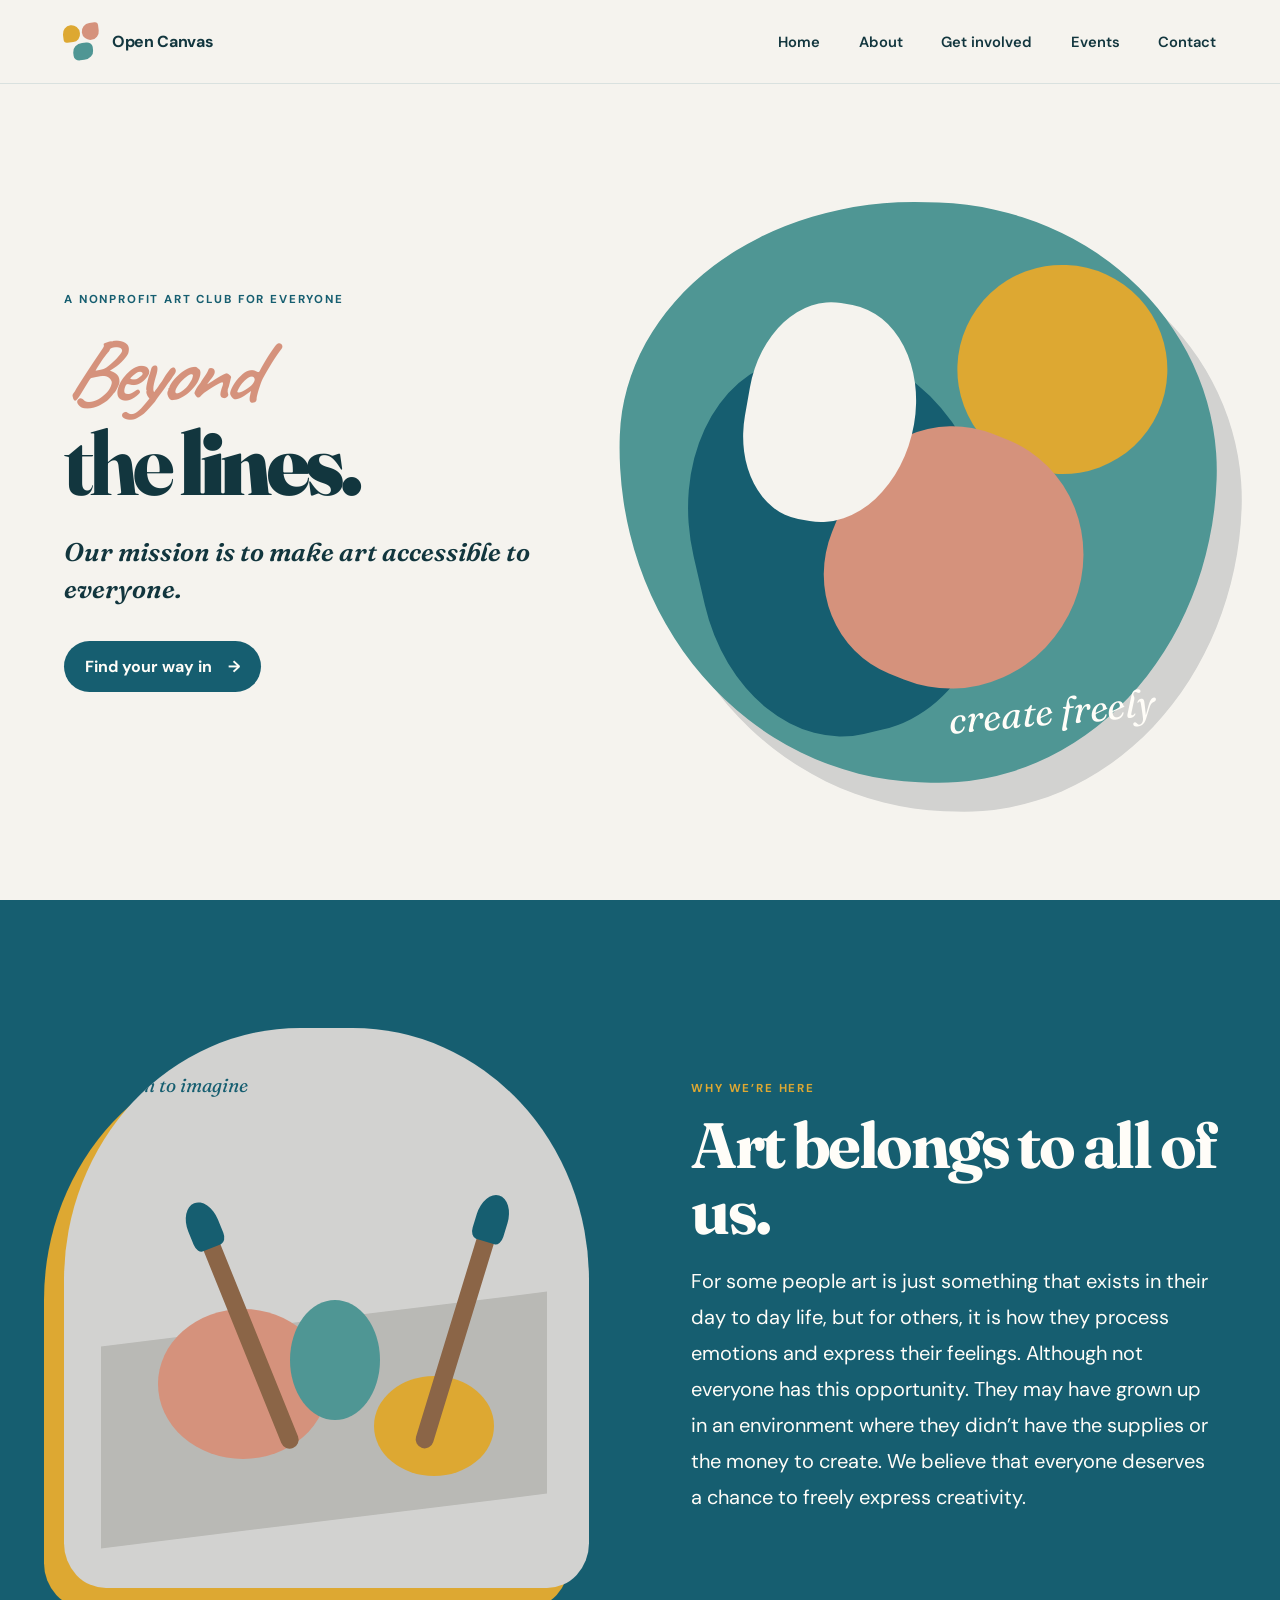
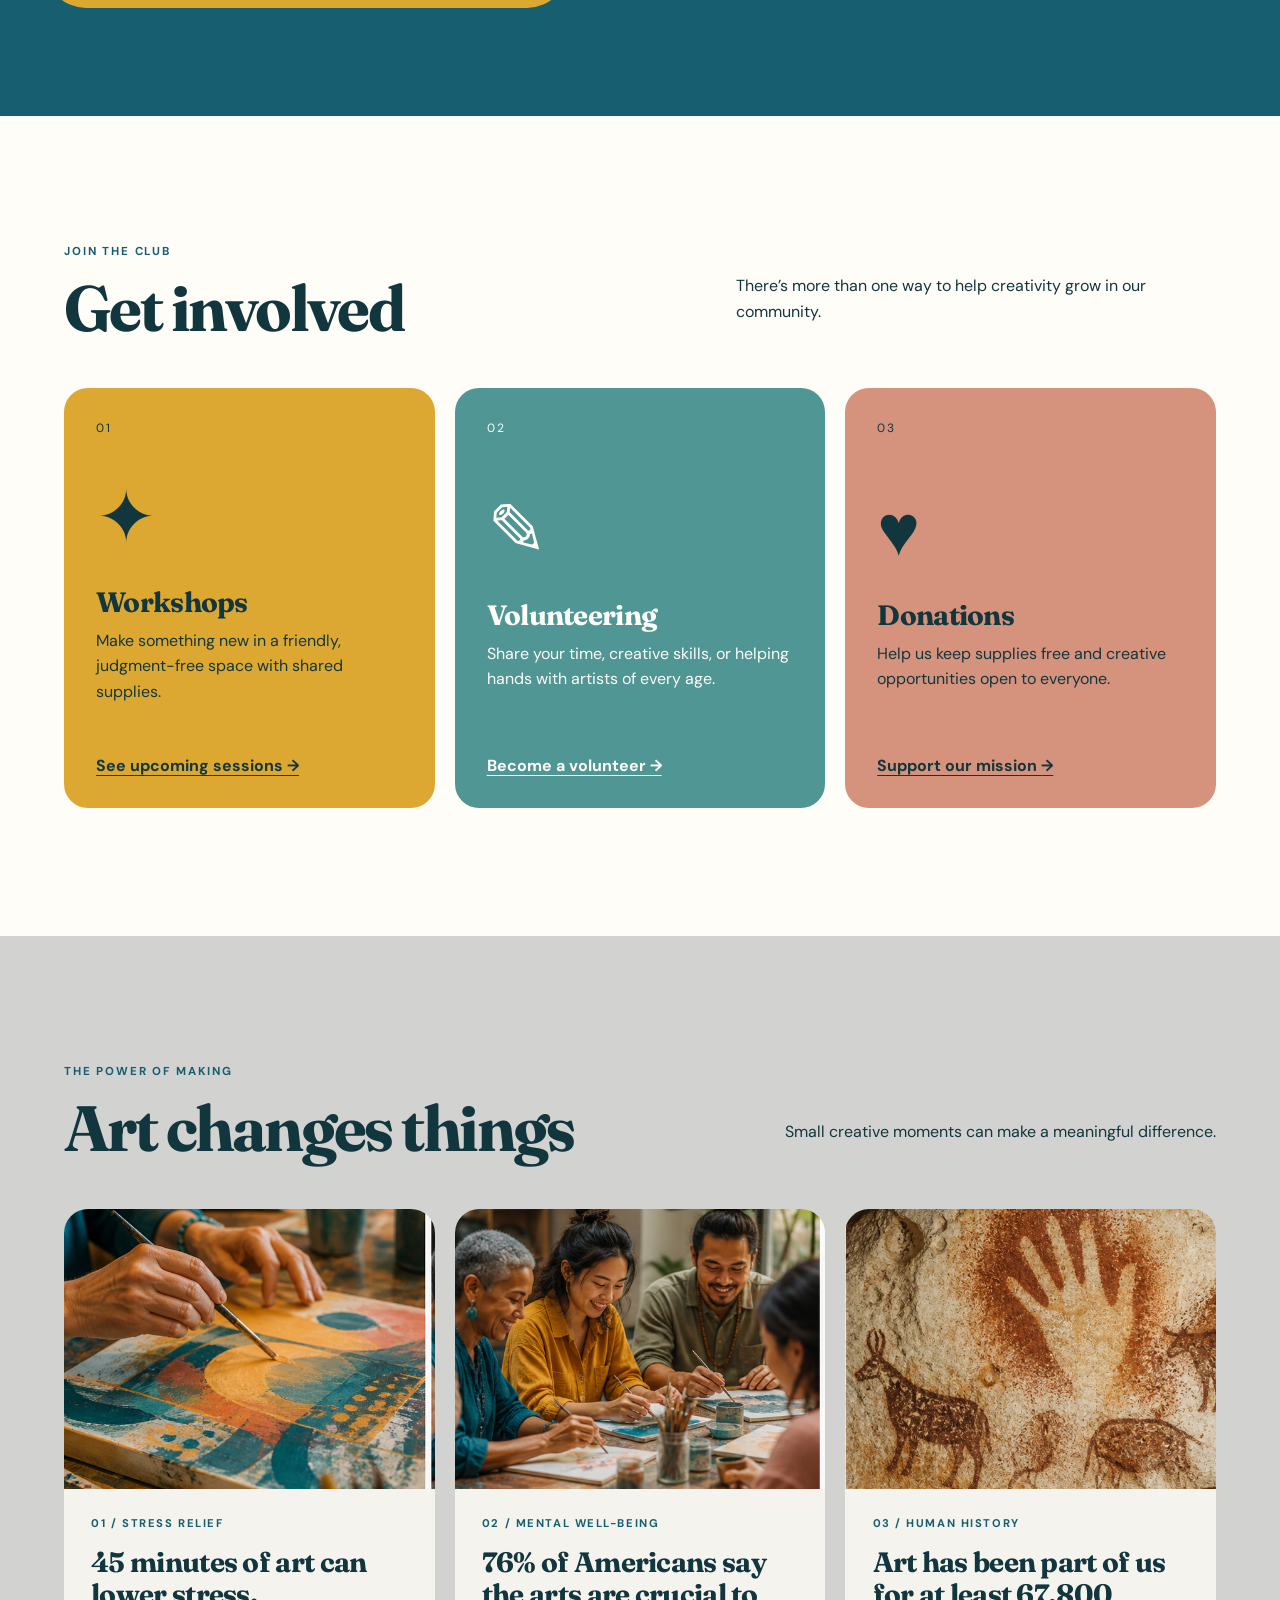
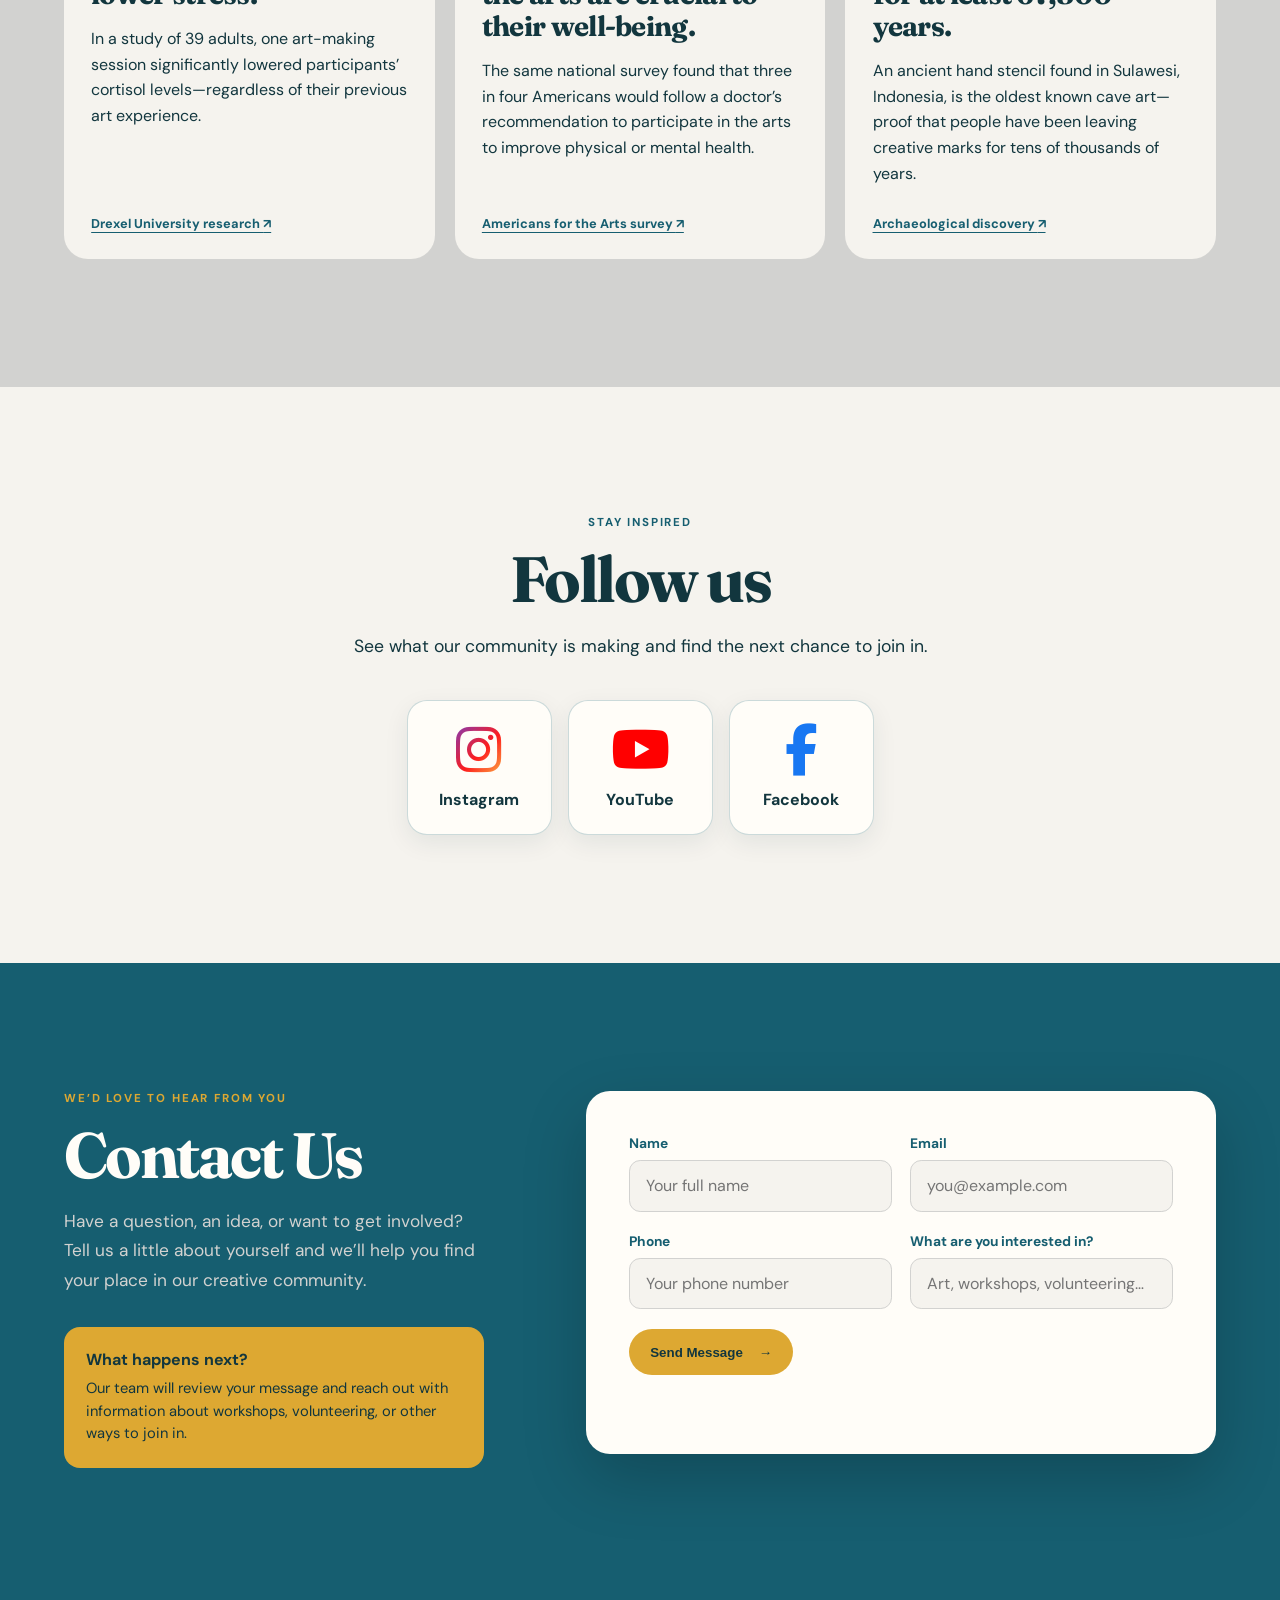
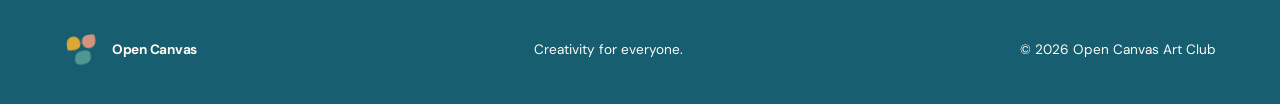
<file: index.html>
<!doctype html>
<html lang="en">
  <head>
    <meta charset="UTF-8" />
    <meta name="viewport" content="width=device-width, initial-scale=1.0" />
    <meta name="description" content="A welcoming nonprofit art club helping everyone freely express their creativity." />
    <title>Open Canvas Art Club</title>
    <link rel="preconnect" href="https://fonts.googleapis.com" />
    <link rel="preconnect" href="https://fonts.gstatic.com" crossorigin />
    <link href="https://fonts.googleapis.com/css2?family=Caveat:wght@600&family=DM+Sans:wght@400;500;600;700&family=Fraunces:opsz,wght@9..144,600;9..144,700;9..144,900&display=swap" rel="stylesheet" />
    <link rel="stylesheet" href="https://cdnjs.cloudflare.com/ajax/libs/font-awesome/6.7.2/css/all.min.css" />
    <link rel="stylesheet" href="styles.css" />
    <script src="script.js" defer></script>
  </head>
  <body>
    <header class="site-header">
      <a class="brand" href="#home" aria-label="Open Canvas home">
        <span class="brand-mark" aria-hidden="true"><i></i><i></i><i></i></span>
        <span>Open Canvas</span>
      </a>
      <button class="menu-toggle" type="button" aria-label="Open navigation" aria-expanded="false" aria-controls="site-nav">
        <span></span><span></span><span></span>
      </button>
      <nav id="site-nav" class="site-nav" aria-label="Main navigation">
        <a href="#home">Home</a>
        <a href="#about">About</a>
        <a href="#get-involved">Get involved</a>
        <a href="events.html">Events</a>
        <a href="#contact">Contact</a>
      </nav>
    </header>

    <main>
      <section id="home" class="hero">
        <div class="hero-copy">
          <p class="eyebrow">A nonprofit art club for everyone</p>
          <h1><em>Beyond</em><br />the <strong>lines.</strong></h1>
          <p class="hero-intro">Our mission is to make art accessible to everyone.</p>
          <a class="button button-primary" href="#get-involved">Find your way in <span aria-hidden="true">→</span></a>
        </div>
        <div class="hero-art" aria-label="Colorful abstract artwork made from layered paper shapes" role="img">
          <div class="sun"></div>
          <div class="paper paper-one"></div>
          <div class="paper paper-two"></div>
          <div class="paper paper-three"></div>
          <span class="scribble">create freely</span>
        </div>
      </section>

      <section id="about" class="mission section-pad">
        <div class="studio-photo" role="img" aria-label="An inviting art table with colorful materials">
          <div class="paint paint-one"></div>
          <div class="paint paint-two"></div>
          <div class="paint paint-three"></div>
          <div class="brush brush-one"></div>
          <div class="brush brush-two"></div>
          <span>Room to imagine</span>
        </div>
        <div class="mission-copy">
          <p class="eyebrow">Why we’re here</p>
          <h2>Art belongs to all of us.</h2>
          <p>For some people art is just something that exists in their day to day life, but for others, it is how they process emotions and express their feelings. Although not everyone has this opportunity. They may have grown up in an environment where they didn’t have the supplies or the money to create. We believe that everyone deserves a chance to freely express creativity.</p>
        </div>
      </section>

      <section id="get-involved" class="involved section-pad">
        <div class="section-heading">
          <div>
            <p class="eyebrow">Join the club</p>
            <h2>Get involved</h2>
          </div>
          <p>There’s more than one way to help creativity grow in our community.</p>
        </div>
        <div class="involvement-grid">
          <article class="involvement-card workshops">
            <span class="card-number">01</span>
            <div class="card-icon" aria-hidden="true">✦</div>
            <h3>Workshops</h3>
            <p>Make something new in a friendly, judgment-free space with shared supplies.</p>
            <a href="events.html">See upcoming sessions <span aria-hidden="true">→</span></a>
          </article>
          <article class="involvement-card volunteering">
            <span class="card-number">02</span>
            <div class="card-icon" aria-hidden="true">✎</div>
            <h3>Volunteering</h3>
            <p>Share your time, creative skills, or helping hands with artists of every age.</p>
            <a href="mailto:hello@example.org">Become a volunteer <span aria-hidden="true">→</span></a>
          </article>
          <article class="involvement-card donations">
            <span class="card-number">03</span>
            <div class="card-icon" aria-hidden="true">♥</div>
            <h3>Donations</h3>
            <p>Help us keep supplies free and creative opportunities open to everyone.</p>
            <a href="mailto:hello@example.org">Support our mission <span aria-hidden="true">→</span></a>
          </article>
        </div>
      </section>

      <section id="events" class="art-stories section-pad">
        <div class="section-heading">
          <div>
            <p class="eyebrow">The power of making</p>
            <h2>Art changes things</h2>
          </div>
          <p>Small creative moments can make a meaningful difference.</p>
        </div>
        <div class="story-grid">
          <article class="story-card">
            <div class="fact-photo fact-photo-one" role="img" aria-label="Hands painting a colorful canvas at a community art table"></div>
            <div class="story-copy">
              <span>01 / Stress relief</span>
              <h3>45 minutes of art can lower stress.</h3>
              <p>In a study of 39 adults, one art-making session significantly lowered participants’ cortisol levels—regardless of their previous art experience.</p>
              <a class="fact-source" href="https://researchdiscovery.drexel.edu/esploro/outputs/journalArticle/Reduction-of-Cortisol-Levels-and-Participants/991019168497004721" target="_blank" rel="noreferrer">Drexel University research <span aria-hidden="true">↗</span></a>
            </div>
          </article>
          <article class="story-card">
            <div class="fact-photo fact-photo-two" role="img" aria-label="A relaxed group creating art together in a welcoming studio"></div>
            <div class="story-copy">
              <span>02 / Mental well-being</span>
              <h3>76% of Americans say the arts are crucial to their well-being.</h3>
              <p>The same national survey found that three in four Americans would follow a doctor’s recommendation to participate in the arts to improve physical or mental health.</p>
              <a class="fact-source" href="https://arttherapy.org/news-new-americans-for-the-arts-survey-shows-how-important-the-arts-are-to-peoples-lives-and-communities/" target="_blank" rel="noreferrer">Americans for the Arts survey <span aria-hidden="true">↗</span></a>
            </div>
          </article>
          <article class="story-card">
            <div class="fact-photo fact-photo-three" role="img" aria-label="An ancient ochre hand stencil and animal figures on a cave wall"></div>
            <div class="story-copy">
              <span>03 / Human history</span>
              <h3>Art has been part of us for at least 67,800 years.</h3>
              <p>An ancient hand stencil found in Sulawesi, Indonesia, is the oldest known cave art—proof that people have been leaving creative marks for tens of thousands of years.</p>
              <a class="fact-source" href="https://apnews.com/article/dda02b8f8aa0b72e99e2bd6146c500df" target="_blank" rel="noreferrer">Archaeological discovery <span aria-hidden="true">↗</span></a>
            </div>
          </article>
        </div>
      </section>

      <section class="follow section-pad">
        <p class="eyebrow">Stay inspired</p>
        <h2>Follow us</h2>
        <p>See what our community is making and find the next chance to join in.</p>
        <div class="social-links">
          <a href="https://www.instagram.com/" target="_blank" rel="noreferrer" aria-label="Open Canvas on Instagram"><i class="fa-brands fa-instagram" aria-hidden="true"></i>Instagram</a>
          <a href="https://www.youtube.com/" target="_blank" rel="noreferrer" aria-label="Open Canvas on YouTube"><i class="fa-brands fa-youtube" aria-hidden="true"></i>YouTube</a>
          <a href="https://www.facebook.com/" target="_blank" rel="noreferrer" aria-label="Open Canvas on Facebook"><i class="fa-brands fa-facebook-f" aria-hidden="true"></i>Facebook</a>
        </div>
      </section>

      <section id="contact" class="contact section-pad">
        <div class="contact-intro">
          <p class="eyebrow">We’d love to hear from you</p>
          <h2>Contact Us</h2>
          <p>Have a question, an idea, or want to get involved? Tell us a little about yourself and we’ll help you find your place in our creative community.</p>
          <div class="contact-note">
            <strong>What happens next?</strong>
            <span>Our team will review your message and reach out with information about workshops, volunteering, or other ways to join in.</span>
          </div>
        </div>

        <form class="contact-form" id="art-contact-form">
          <div class="form-row">
            <div class="form-field">
              <label for="contact-name">Name</label>
              <input id="contact-name" name="name" type="text" autocomplete="name" placeholder="Your full name" required />
            </div>
            <div class="form-field">
              <label for="contact-email">Email</label>
              <input id="contact-email" name="email" type="email" autocomplete="email" placeholder="you@example.com" required />
            </div>
          </div>
          <div class="form-row">
            <div class="form-field">
              <label for="contact-phone">Phone</label>
              <input id="contact-phone" name="phone" type="tel" autocomplete="tel" inputmode="tel" placeholder="Your phone number" required />
            </div>
            <div class="form-field">
              <label for="contact-interest">What are you interested in?</label>
              <input id="contact-interest" name="interest" type="text" placeholder="Art, workshops, volunteering…" required />
            </div>
          </div>
          <button class="button form-submit" type="submit">Send Message <span aria-hidden="true">→</span></button>
          <p class="form-status" id="form-status" role="status" aria-live="polite"></p>
        </form>
      </section>
    </main>

    <footer>
      <a class="brand brand-footer" href="#home"><span class="brand-mark" aria-hidden="true"><i></i><i></i><i></i></span><span>Open Canvas</span></a>
      <p>Creativity for everyone.</p>
      <p>© <span id="year"></span> Open Canvas Art Club</p>
    </footer>
  </body>
</html>
</file>
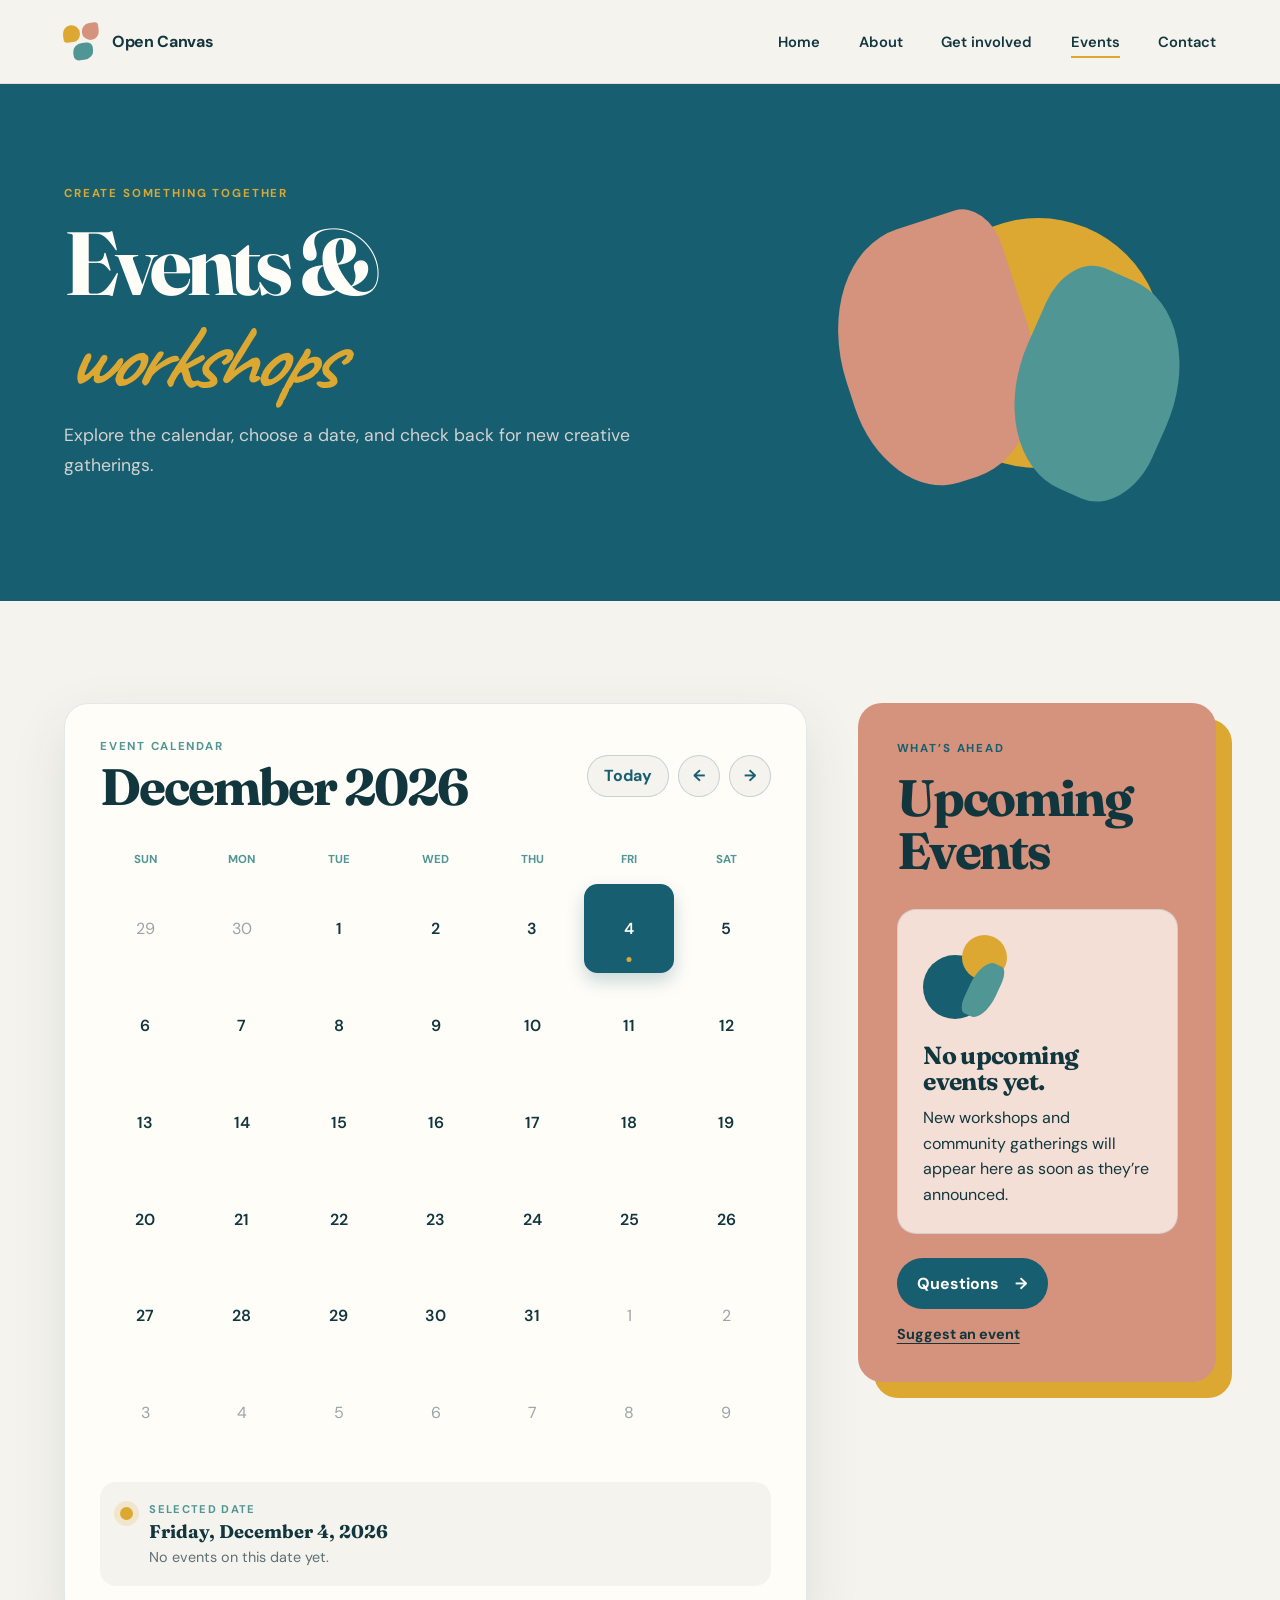
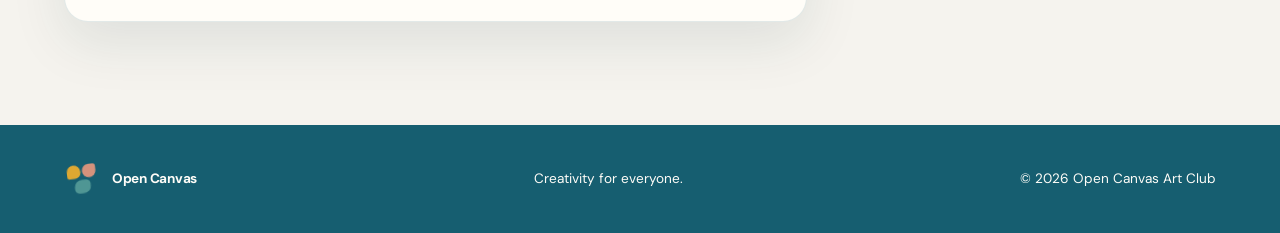
<file: events.html>
<!doctype html>
<html lang="en">
  <head>
    <meta charset="UTF-8" />
    <meta name="viewport" content="width=device-width, initial-scale=1.0" />
    <meta name="description" content="Explore upcoming Open Canvas Art Club workshops and community events." />
    <title>Events | Open Canvas Art Club</title>
    <link rel="preconnect" href="https://fonts.googleapis.com" />
    <link rel="preconnect" href="https://fonts.gstatic.com" crossorigin />
    <link href="https://fonts.googleapis.com/css2?family=Caveat:wght@600&family=DM+Sans:wght@400;500;600;700&family=Fraunces:opsz,wght@9..144,600;9..144,700;9..144,900&display=swap" rel="stylesheet" />
    <link rel="stylesheet" href="styles.css" />
    <link rel="stylesheet" href="events.css" />
    <script src="events.js" defer></script>
  </head>
  <body class="events-body">
    <header class="site-header">
      <a class="brand" href="index.html#home" aria-label="Open Canvas home">
        <span class="brand-mark" aria-hidden="true"><i></i><i></i><i></i></span>
        <span>Open Canvas</span>
      </a>
      <button class="menu-toggle" type="button" aria-label="Open navigation" aria-expanded="false" aria-controls="site-nav">
        <span></span><span></span><span></span>
      </button>
      <nav id="site-nav" class="site-nav" aria-label="Main navigation">
        <a href="index.html#home">Home</a>
        <a href="index.html#about">About</a>
        <a href="index.html#get-involved">Get involved</a>
        <a class="active" href="events.html" aria-current="page">Events</a>
        <a href="index.html#contact">Contact</a>
      </nav>
    </header>

    <main>
      <section class="events-hero">
        <div>
          <p class="eyebrow">Create something together</p>
          <h1>Events &amp;<br /><em>workshops</em></h1>
          <p>Explore the calendar, choose a date, and check back for new creative gatherings.</p>
        </div>
        <div class="events-hero-art" aria-hidden="true">
          <span></span><span></span><span></span>
        </div>
      </section>

      <section class="events-content" aria-labelledby="calendar-heading">
        <div class="calendar-card">
          <div class="calendar-toolbar">
            <div>
              <p class="calendar-kicker">Event calendar</p>
              <h2 id="calendar-heading"><span id="month-label"></span></h2>
            </div>
            <div class="calendar-actions">
              <button id="today-button" class="today-button" type="button">Today</button>
              <button id="previous-month" class="month-button" type="button" aria-label="Previous month">←</button>
              <button id="next-month" class="month-button" type="button" aria-label="Next month">→</button>
            </div>
          </div>

          <div class="weekdays" aria-hidden="true">
            <span>Sun</span><span>Mon</span><span>Tue</span><span>Wed</span><span>Thu</span><span>Fri</span><span>Sat</span>
          </div>
          <div id="calendar-days" class="calendar-days" role="grid" aria-label="Calendar dates"></div>

          <div class="selected-date" aria-live="polite">
            <span class="selected-date-mark" aria-hidden="true"></span>
            <div>
              <small>Selected date</small>
              <strong id="selected-date-label"></strong>
              <p id="selected-date-status">No events on this date yet.</p>
            </div>
          </div>
        </div>

        <aside class="upcoming-card" aria-labelledby="upcoming-heading">
          <p class="eyebrow">What’s ahead</p>
          <h2 id="upcoming-heading">Upcoming Events</h2>
          <div class="empty-events">
            <div class="empty-events-art" aria-hidden="true"><i></i><i></i><i></i></div>
            <h3>No upcoming events yet.</h3>
            <p>New workshops and community gatherings will appear here as soon as they’re announced.</p>
          </div>
          <div class="event-actions">
            <a class="button questions-button" href="index.html#contact">Questions <span aria-hidden="true">→</span></a>
            <a class="suggest-link" href="index.html#contact">Suggest an event</a>
          </div>
        </aside>
      </section>
    </main>

    <footer>
      <a class="brand brand-footer" href="index.html#home"><span class="brand-mark" aria-hidden="true"><i></i><i></i><i></i></span><span>Open Canvas</span></a>
      <p>Creativity for everyone.</p>
      <p>© <span id="year"></span> Open Canvas Art Club</p>
    </footer>
  </body>
</html>
</file>
<file: styles.css>
:root {
  --deep: #165e70;
  --teal: #4f9694;
  --paper: #f5f3ee;
  --soft: #d2d2d0;
  --gold: #dda832;
  --clay: #d5927c;
  --ink: #12363e;
  --white: #fffdf8;
  --radius: 1.5rem;
}

* { box-sizing: border-box; }
html { scroll-behavior: smooth; }
body { margin: 0; background: var(--paper); color: var(--ink); font-family: "DM Sans", sans-serif; }
a { color: inherit; }
.site-header { min-height: 84px; display: flex; align-items: center; justify-content: space-between; padding: 0 5vw; background: var(--paper); position: sticky; top: 0; z-index: 20; border-bottom: 1px solid rgba(22,94,112,.12); }
.brand { display: inline-flex; align-items: center; gap: .75rem; text-decoration: none; font-weight: 700; letter-spacing: -.02em; }
.brand-mark { width: 36px; height: 36px; display: grid; grid-template-columns: repeat(2,1fr); gap: 2px; transform: rotate(-7deg); }
.brand-mark i { display: block; border-radius: 50% 50% 45% 20%; background: var(--gold); }
.brand-mark i:nth-child(2) { background: var(--clay); border-radius: 50% 20% 50% 50%; }
.brand-mark i:nth-child(3) { background: var(--teal); grid-column: 1 / -1; width: 55%; justify-self: center; border-radius: 50% 30%; }
.site-nav { display: flex; align-items: center; gap: clamp(1.25rem,3vw,2.5rem); }
.site-nav a { text-decoration: none; font-size: .92rem; font-weight: 600; position: relative; }
.site-nav a::after { content: ""; position: absolute; left: 0; bottom: -.4rem; width: 0; height: 2px; background: var(--gold); transition: width .2s; }
.site-nav a:hover::after, .site-nav a:focus-visible::after { width: 100%; }
.menu-toggle { display: none; border: 0; background: none; padding: .5rem; }
.menu-toggle span { display: block; width: 25px; height: 2px; margin: 5px; background: var(--deep); }

.hero { min-height: calc(100vh - 84px); display: grid; grid-template-columns: .9fr 1.1fr; align-items: center; gap: 5vw; padding: clamp(4rem,8vw,7rem) 5vw; overflow: hidden; }
.eyebrow { text-transform: uppercase; letter-spacing: .16em; font-size: .72rem; font-weight: 700; color: var(--deep); margin: 0 0 1rem; }
h1,h2,h3 { font-family: "Fraunces", serif; margin-top: 0; line-height: 1.02; }
h1 { font-size: clamp(3.4rem,7vw,7.2rem); letter-spacing: -.055em; margin-bottom: 1.5rem; }
h1 em { color: var(--clay); font-family: "Caveat", cursive; font-weight: 600; }
h1 strong { font-weight: 900; }
h2 { font-size: clamp(2.5rem,5vw,4.6rem); letter-spacing: -.04em; margin-bottom: 1.25rem; }
h3 { font-size: 1.75rem; letter-spacing: -.025em; }
.hero-intro { font-family: "Fraunces", serif; font-size: clamp(1.25rem,2vw,1.65rem); font-style: italic; font-weight: 600; max-width: 33rem; line-height: 1.45; margin-bottom: 2rem; }
.button { display: inline-flex; align-items: center; gap: 1rem; padding: .95rem 1.3rem; border-radius: 999px; text-decoration: none; font-weight: 700; }
.button-primary { background: var(--deep); color: var(--white); }
.button-primary:hover { background: var(--teal); }
.hero-art { min-height: 580px; border-radius: 50% 48% 46% 52% / 42% 46% 54% 58%; background: var(--teal); position: relative; transform: rotate(2deg); box-shadow: 26px 28px 0 var(--soft); }
.sun { position: absolute; width: 35%; aspect-ratio: 1; border-radius: 50%; background: var(--gold); top: 10%; right: 9%; }
.paper { position: absolute; border-radius: 48% 52% 55% 45%; }
.paper-one { width: 50%; height: 66%; left: 13%; bottom: 8%; background: var(--deep); transform: rotate(-15deg); }
.paper-two { width: 42%; height: 45%; left: 36%; bottom: 16%; background: var(--clay); transform: rotate(20deg); }
.paper-three { width: 28%; height: 38%; left: 21%; top: 18%; background: var(--paper); transform: rotate(8deg); }
.scribble { position: absolute; right: 9%; bottom: 9%; color: var(--white); font-family: "Fraunces",serif; font-style: italic; font-size: clamp(1.4rem,3vw,2.5rem); transform: rotate(-7deg); }

.section-pad { padding: clamp(5rem,10vw,9rem) 5vw; }
.mission { background: var(--deep); color: var(--white); display: grid; grid-template-columns: 1fr 1fr; gap: 8vw; align-items: center; }
.mission .eyebrow { color: var(--gold); }
.mission-copy p:last-child { font-size: clamp(1.05rem,1.6vw,1.25rem); line-height: 1.8; }
.studio-photo { min-height: 560px; background: var(--soft); position: relative; border-radius: 45% 45% 8% 8%; overflow: hidden; box-shadow: -20px 20px 0 var(--gold); }
.studio-photo::before { content: ""; position: absolute; width: 85%; height: 36%; background: #b9b9b5; left: 7%; bottom: 12%; transform: skewY(-7deg); }
.studio-photo span { position: absolute; left: 8%; top: 8%; color: var(--deep); font-family: "Fraunces",serif; font-size: 1.2rem; font-style: italic; }
.paint { position: absolute; border-radius: 50%; z-index: 2; }
.paint-one { width: 170px; height: 150px; background: var(--clay); left: 18%; bottom: 23%; }
.paint-two { width: 120px; height: 100px; background: var(--gold); right: 18%; bottom: 20%; }
.paint-three { width: 90px; height: 120px; background: var(--teal); left: 43%; bottom: 30%; }
.brush { position: absolute; width: 18px; height: 230px; border-radius: 10px; background: #8b6547; bottom: 25%; z-index: 3; transform-origin: bottom; }
.brush::after { content: ""; position: absolute; top: -34px; left: -7px; width: 32px; height: 48px; border-radius: 50% 50% 20% 20%; background: var(--deep); }
.brush-one { left: 42%; transform: rotate(-22deg); }
.brush-two { right: 30%; transform: rotate(17deg); }

.involved { background: var(--white); }
.section-heading { display: flex; align-items: flex-end; justify-content: space-between; gap: 2rem; margin-bottom: 3rem; }
.section-heading h2 { margin-bottom: 0; }
.section-heading > p { max-width: 30rem; line-height: 1.6; }
.involvement-grid { display: grid; grid-template-columns: repeat(3,1fr); gap: 1.25rem; }
.involvement-card { min-height: 420px; padding: 2rem; display: flex; flex-direction: column; border-radius: var(--radius); position: relative; overflow: hidden; transition: transform .25s, box-shadow .25s; }
.involvement-card:hover { transform: translateY(-6px); box-shadow: 0 20px 40px rgba(18,54,62,.12); }
.workshops { background: var(--gold); }
.volunteering { background: var(--teal); color: var(--white); }
.donations { background: var(--clay); }
.card-number { font-size: .75rem; letter-spacing: .16em; }
.card-icon { font-size: 4.5rem; margin: auto 0 1.5rem; }
.involvement-card h3 { margin-bottom: .7rem; }
.involvement-card p { line-height: 1.6; margin-top: 0; }
.involvement-card a { font-weight: 700; margin-top: auto; text-decoration-thickness: 1px; text-underline-offset: 4px; }

.art-stories { background: var(--soft); }
.story-grid { display: grid; grid-template-columns: repeat(3,1fr); gap: 1.25rem; }
.story-card { display: flex; flex-direction: column; background: var(--paper); border-radius: var(--radius); overflow: hidden; }
.fact-photo { height: 280px; flex: 0 0 auto; background-image: url("art-facts-triptych.png"); background-repeat: no-repeat; background-size: 300% auto; }
.fact-photo-one { background-position: left center; }
.fact-photo-two { background-position: center center; }
.fact-photo-three { background-position: right center; }
.story-copy { display: flex; flex: 1; flex-direction: column; padding: 1.7rem; }
.story-copy > span { color: var(--deep); font-size: .7rem; letter-spacing: .14em; text-transform: uppercase; font-weight: 700; }
.story-copy h3 { margin: 1rem 0; line-height: 1.15; }
.story-copy p { line-height: 1.6; margin-top: 0; }
.fact-source { align-self: flex-start; margin-top: auto; padding-top: .8rem; color: var(--deep); font-size: .8rem; font-weight: 700; text-decoration-thickness: 1px; text-underline-offset: 4px; }

.follow { text-align: center; background: var(--paper); }
.follow > p:not(.eyebrow) { max-width: 38rem; margin: 0 auto 2.5rem; font-size: 1.1rem; line-height: 1.6; }
.social-links { display: flex; justify-content: center; flex-wrap: wrap; gap: 1rem; }
.social-links a { min-width: 145px; min-height: 135px; display: inline-flex; flex-direction: column; justify-content: center; align-items: center; gap: .8rem; padding: 1.25rem; background: var(--white); border: 1px solid rgba(22,94,112,.22); border-radius: 1.25rem; text-decoration: none; font-weight: 700; box-shadow: 0 8px 24px rgba(18,54,62,.08); transition: transform .2s, background .2s, color .2s; }
.social-links a:hover { background: var(--deep); color: var(--white); }
.social-links a:hover { transform: translateY(-5px); }
.social-links i { font-size: 3.25rem; width: auto; text-align: center; }
.social-links a:nth-child(1) i { background: linear-gradient(135deg, #833ab4, #fd1d1d 55%, #fcb045); background-clip: text; -webkit-background-clip: text; color: transparent; -webkit-text-fill-color: transparent; }
.social-links a:nth-child(2) i { color: #ff0000; }
.social-links a:nth-child(3) i { color: #1877f2; }
.contact { display: grid; grid-template-columns: .8fr 1.2fr; align-items: start; gap: clamp(3rem,8vw,7rem); background: var(--deep); color: var(--white); }
.contact .eyebrow { color: var(--gold); }
.contact-intro { position: sticky; top: 120px; }
.contact-intro > p:not(.eyebrow) { font-size: 1.08rem; line-height: 1.7; color: var(--soft); }
.contact-note { display: flex; flex-direction: column; gap: .4rem; margin-top: 2rem; padding: 1.4rem; color: var(--ink); background: var(--gold); border-radius: 1rem; }
.contact-note span { font-size: .92rem; line-height: 1.55; }
.contact-form { display: grid; gap: 1.25rem; padding: clamp(1.5rem,4vw,2.7rem); color: var(--ink); text-align: left; background: var(--white); border-radius: var(--radius); box-shadow: 0 24px 65px rgba(0,0,0,.2); }
.form-row { display: grid; grid-template-columns: 1fr 1fr; gap: 1.1rem; }
.form-field { display: grid; gap: .5rem; }
.form-field label { color: var(--deep); font-size: .86rem; font-weight: 700; }
.form-field input { width: 100%; padding: .9rem 1rem; color: var(--ink); background: var(--paper); border: 1px solid var(--soft); border-radius: .7rem; font: inherit; outline: none; transition: border-color .2s, box-shadow .2s; }
.form-field input:focus { border-color: var(--teal); box-shadow: 0 0 0 3px rgba(79,150,148,.18); }
.form-submit { justify-self: start; border: 0; background: var(--gold); color: var(--ink); cursor: pointer; }
.form-submit:hover { background: var(--clay); }
.form-submit:disabled { cursor: wait; opacity: .7; }
.form-status { min-height: 1.5em; margin: -.4rem 0 0; color: #28764a; font-size: .92rem; font-weight: 700; }
.form-status.error { color: #a62e24; }
footer { background: var(--deep); color: var(--white); padding: 2rem 5vw; display: flex; align-items: center; justify-content: space-between; gap: 2rem; font-size: .85rem; }
.brand-footer .brand-mark { transform: scale(.8) rotate(-7deg); }

@media (max-width: 900px) {
  .hero, .mission, .contact { grid-template-columns: 1fr; }
  .hero { padding-top: 5rem; }
  .hero-art { min-height: 480px; }
  .mission-copy { order: -1; }
  .studio-photo { min-height: 460px; }
  .involvement-grid, .story-grid { grid-template-columns: 1fr; }
  .involvement-card { min-height: 340px; }
  .story-card { display: grid; grid-template-columns: .9fr 1.1fr; }
  .fact-photo { height: 100%; min-height: 320px; }
  .contact-intro { position: static; }
}

@media (max-width: 640px) {
  .site-header { min-height: 72px; }
  .menu-toggle { display: block; cursor: pointer; }
  .site-nav { display: none; position: absolute; left: 0; right: 0; top: 72px; background: var(--paper); padding: 1.5rem 5vw 2rem; flex-direction: column; align-items: flex-start; box-shadow: 0 14px 20px rgba(18,54,62,.1); }
  .site-nav.open { display: flex; }
  .hero { min-height: auto; padding-top: 4rem; }
  .hero-art { min-height: 360px; box-shadow: 14px 15px 0 var(--soft); }
  .section-heading { display: block; }
  .story-card { display: block; }
  .fact-photo { height: 260px; min-height: 0; }
  .form-row { grid-template-columns: 1fr; }
  footer { flex-direction: column; text-align: center; }
}

@media (prefers-reduced-motion: reduce) {
  html { scroll-behavior: auto; }
  *, *::before, *::after { transition-duration: .01ms !important; }
}
</file>
<file: events.css>
.events-body { background: var(--paper); }
.site-nav a.active::after { width: 100%; }
.events-hero { min-height: 440px; display: grid; grid-template-columns: 1fr .8fr; align-items: center; gap: 5vw; padding: clamp(4rem,8vw,7rem) 5vw; overflow: hidden; background: var(--deep); color: var(--white); }
.events-hero .eyebrow { color: var(--gold); }
.events-hero h1 { margin-bottom: 1rem; font-size: clamp(3.6rem,7vw,6.7rem); }
.events-hero h1 em { color: var(--gold); }
.events-hero > div:first-child > p:last-child { max-width: 38rem; color: var(--soft); font-size: 1.1rem; line-height: 1.7; }
.events-hero-art { min-height: 270px; position: relative; }
.events-hero-art span { position: absolute; display: block; border-radius: 50%; }
.events-hero-art span:nth-child(1) { width: 250px; aspect-ratio: 1; right: 11%; top: 4%; background: var(--gold); }
.events-hero-art span:nth-child(2) { width: 190px; height: 260px; right: 38%; top: 6%; background: var(--clay); border-radius: 50% 18% 50% 40%; transform: rotate(-18deg); }
.events-hero-art span:nth-child(3) { width: 160px; height: 220px; right: 8%; top: 25%; background: var(--teal); border-radius: 25% 55% 30% 55%; transform: rotate(24deg); }

.events-content { display: grid; grid-template-columns: minmax(0,1.35fr) minmax(300px,.65fr); align-items: start; gap: clamp(1.5rem,4vw,3.5rem); padding: clamp(4rem,8vw,7rem) 5vw; }
.calendar-card { padding: clamp(1.25rem,3vw,2.2rem); background: var(--white); border: 1px solid rgba(22,94,112,.12); border-radius: var(--radius); box-shadow: 0 20px 55px rgba(18,54,62,.1); }
.calendar-toolbar { display: flex; align-items: center; justify-content: space-between; gap: 1.5rem; margin-bottom: 2rem; }
.calendar-kicker { margin: 0 0 .4rem; color: var(--teal); font-size: .72rem; font-weight: 700; letter-spacing: .15em; text-transform: uppercase; }
.calendar-toolbar h2 { margin: 0; font-size: clamp(2rem,4vw,3.2rem); }
.calendar-actions { display: flex; align-items: center; gap: .55rem; }
.calendar-actions button { min-height: 42px; border: 1px solid rgba(22,94,112,.22); background: var(--paper); color: var(--deep); font: inherit; font-weight: 700; cursor: pointer; transition: transform .2s,background .2s,color .2s; }
.calendar-actions button:hover { transform: translateY(-2px); background: var(--deep); color: var(--white); }
.today-button { padding: 0 1rem; border-radius: 999px; }
.month-button { width: 42px; border-radius: 50%; font-size: 1.05rem; }
.weekdays, .calendar-days { display: grid; grid-template-columns: repeat(7,1fr); gap: .45rem; }
.weekdays { margin-bottom: .6rem; }
.weekdays span { padding: .45rem 0; color: var(--teal); font-size: .72rem; font-weight: 700; text-align: center; text-transform: uppercase; }
.calendar-day { position: relative; aspect-ratio: 1; display: grid; place-items: center; border: 0; border-radius: .85rem; background: transparent; color: var(--ink); font: inherit; font-weight: 600; cursor: pointer; transition: transform .16s,background .16s,color .16s; }
.calendar-day:hover, .calendar-day:focus-visible { background: var(--soft); transform: translateY(-2px); outline: none; }
.calendar-day.outside-month { color: #9aa5a7; font-weight: 400; }
.calendar-day.today::after { content: ""; width: 5px; height: 5px; position: absolute; left: 50%; bottom: 13%; border-radius: 50%; background: var(--gold); transform: translateX(-50%); }
.calendar-day.selected { background: var(--deep); color: var(--white); box-shadow: 0 8px 18px rgba(22,94,112,.24); }
.calendar-day.selected::after { background: var(--gold); }
.selected-date { display: flex; align-items: flex-start; gap: 1rem; margin-top: 1.5rem; padding: 1.25rem; background: var(--paper); border-radius: 1rem; }
.selected-date-mark { width: 13px; height: 13px; flex: 0 0 auto; margin-top: .35rem; border-radius: 50%; background: var(--gold); box-shadow: 0 0 0 6px rgba(221,168,50,.18); }
.selected-date small { display: block; margin-bottom: .25rem; color: var(--teal); font-size: .7rem; font-weight: 700; letter-spacing: .12em; text-transform: uppercase; }
.selected-date strong { display: block; font-family: "Fraunces",serif; font-size: 1.15rem; }
.selected-date p { margin: .35rem 0 0; color: #5c7075; font-size: .9rem; }

.upcoming-card { position: sticky; top: 110px; padding: clamp(1.5rem,3vw,2.5rem); background: var(--clay); border-radius: var(--radius); box-shadow: 16px 16px 0 var(--gold); }
.upcoming-card h2 { margin-bottom: 2rem; font-size: clamp(2.5rem,4vw,4rem); }
.empty-events { padding: 1.6rem; background: rgba(255,253,248,.72); border: 1px solid rgba(22,94,112,.12); border-radius: 1.2rem; }
.empty-events-art { width: 84px; height: 84px; position: relative; margin-bottom: 1.5rem; }
.empty-events-art i { position: absolute; display: block; border-radius: 50%; }
.empty-events-art i:nth-child(1) { width: 64px; height: 64px; left: 0; bottom: 0; background: var(--deep); }
.empty-events-art i:nth-child(2) { width: 45px; height: 45px; right: 0; top: 0; background: var(--gold); }
.empty-events-art i:nth-child(3) { width: 28px; height: 58px; right: 10px; bottom: 0; background: var(--teal); border-radius: 50% 25%; transform: rotate(25deg); }
.empty-events h3 { margin-bottom: .7rem; font-size: 1.55rem; }
.empty-events p { margin: 0; line-height: 1.6; }
.event-actions { display: flex; align-items: center; flex-wrap: wrap; gap: 1rem; margin-top: 1.5rem; }
.questions-button { background: var(--deep); color: var(--white); }
.questions-button:hover { background: var(--teal); }
.suggest-link { color: var(--ink); font-size: .9rem; font-weight: 700; text-underline-offset: 4px; }

@media (max-width: 900px) {
  .events-hero { grid-template-columns: 1fr; }
  .events-hero-art { display: none; }
  .events-content { grid-template-columns: 1fr; }
  .upcoming-card { position: static; box-shadow: 10px 10px 0 var(--gold); }
}

@media (max-width: 640px) {
  .events-hero { min-height: 380px; padding: 4rem 5vw; }
  .calendar-toolbar { align-items: flex-start; flex-direction: column; }
  .calendar-actions { width: 100%; }
  .today-button { margin-right: auto; }
  .weekdays, .calendar-days { gap: .2rem; }
  .weekdays span { font-size: .62rem; }
  .calendar-day { border-radius: .6rem; font-size: .86rem; }
  .calendar-day.today::after { bottom: 8%; }
}
</file>
